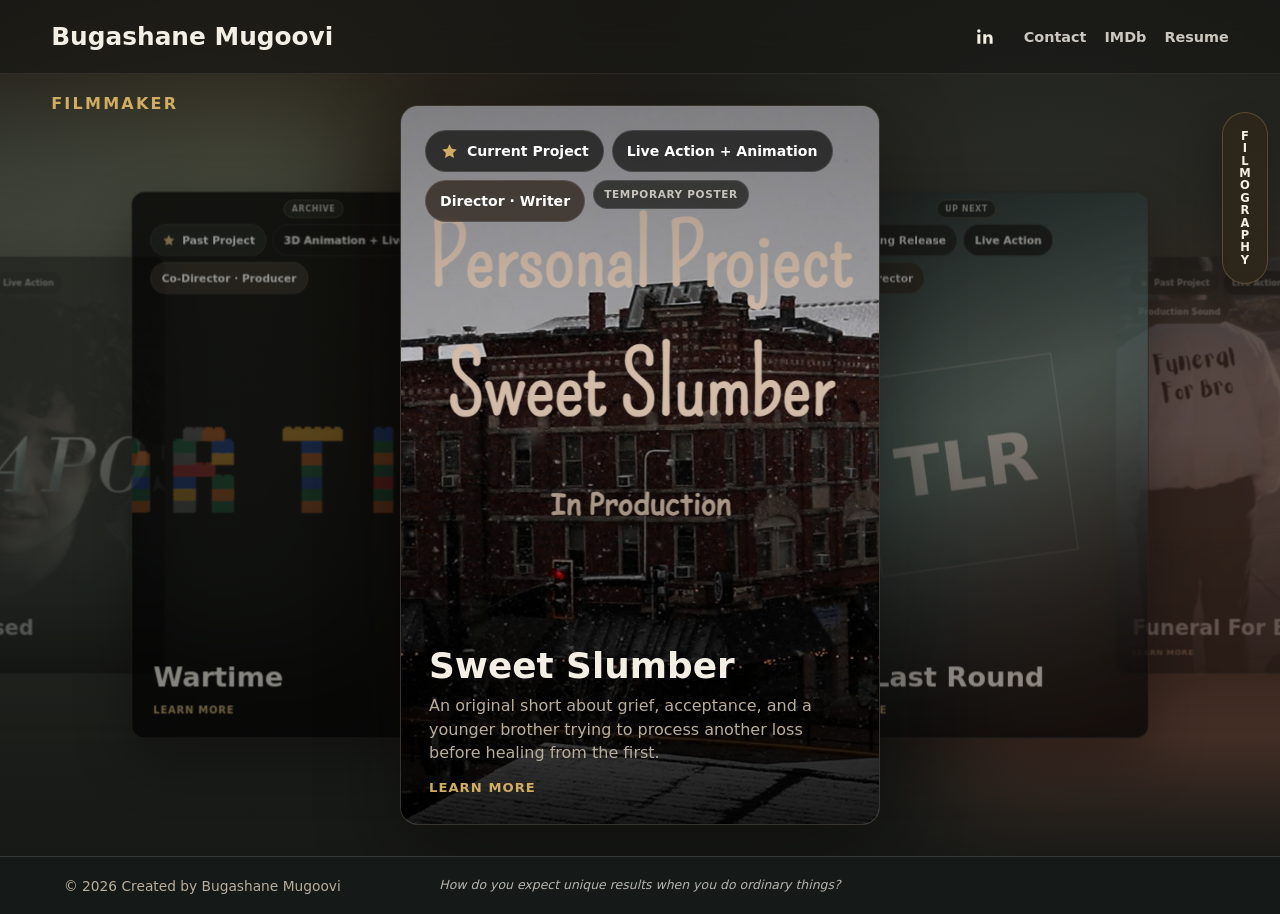
<file: index.html>
<!doctype html>
<html lang="en">
  <head>
    <meta charset="utf-8" />
    <meta name="viewport" content="width=device-width, initial-scale=1" />
    <title>Bugashane Mugoovi | Film Portfolio</title>
    <meta
      name="description"
      content="A cinematic film portfolio featuring current, future, and past projects."
    />
    <link rel="stylesheet" href="styles.css" />
  </head>
  <body class="home-page">
    <header class="site-header" aria-label="Main navigation">
      <a class="brand" href="#top" aria-label="Go to top">Bugashane Mugoovi</a>
      <nav class="nav-links" aria-label="Portfolio links">
        <a href="https://www.linkedin.com/in/bugashane-mugoovi/" class="icon-link external-link" aria-label="LinkedIn" target="_blank" rel="noopener noreferrer">
          <svg viewBox="0 0 24 24" aria-hidden="true">
            <path d="M6.94 8.9H3.68v10.42h3.26V8.9ZM5.31 7.48a1.9 1.9 0 1 0 0-3.8 1.9 1.9 0 0 0 0 3.8Zm14.98 6.02c0-3.14-1.68-4.6-3.92-4.6a3.38 3.38 0 0 0-3.05 1.68h-.04V8.9h-3.12v10.42h3.25v-5.16c0-1.36.26-2.68 1.95-2.68 1.66 0 1.68 1.56 1.68 2.76v5.08h3.25V13.5Z" />
          </svg>
        </a>
        <a href="contact.html" class="text-link">Contact</a>
        <a href="https://www.imdb.com/name/nm18437627/?ref_=nmmi_ov_bk" class="text-link external-link" target="_blank" rel="noopener noreferrer">IMDb</a>
        <a href="Bugashane_Mugoovi_Resume.html" class="text-link external-link" target="_blank" rel="noopener noreferrer">Resume</a>
      </nav>
    </header>

    <button class="showcase-handle" type="button" aria-controls="showcase-drawer" aria-expanded="false" aria-label="Open filmography">
      <span class="showcase-handle-label" aria-hidden="true"><span>F</span><span>I</span><span>L</span><span>M</span><span>O</span><span>G</span><span>R</span><span>A</span><span>P</span><span>H</span><span>Y</span></span>
    </button>

    <aside class="showcase-drawer" id="showcase-drawer" aria-hidden="true" aria-label="Filmography">
      <div class="showcase-header">
        <div>
          <p class="eyebrow">Filmography</p>
          <h2>Projects</h2>
        </div>
        <button class="panel-close" type="button" aria-label="Close filmography">
          <svg viewBox="0 0 24 24" aria-hidden="true">
            <path d="m6.7 5.3 12 12-1.4 1.4-12-12 1.4-1.4Zm12 0 1.4 1.4-12 12-1.4-1.4 12-12Z" />
          </svg>
        </button>
      </div>
      <div class="showcase-list"></div>
    </aside>

    <main id="top">
      <section class="hero" aria-label="Featured film carousel">
        <p class="filmmaker-label">Filmmaker</p>
        <div class="ambient ambient-one"></div>
        <div class="ambient ambient-two"></div>
        <button class="carousel-button prev" type="button" aria-label="Previous project">
          <svg viewBox="0 0 24 24" aria-hidden="true">
            <path d="m15.7 5.3-6 6a1 1 0 0 0 0 1.4l6 6 1.4-1.4L11.82 12l5.3-5.3-1.42-1.4Z" />
          </svg>
        </button>
        <div class="carousel" aria-live="polite"></div>
        <button class="carousel-button next" type="button" aria-label="Next project">
          <svg viewBox="0 0 24 24" aria-hidden="true">
            <path d="m8.3 18.7 6-6a1 1 0 0 0 0-1.4l-6-6-1.4 1.4 5.28 5.3-5.3 5.3 1.42 1.4Z" />
          </svg>
        </button>
      </section>
    </main>

    <footer class="site-footer site-footer--quote">
      <p class="footer-credit">&copy; 2026 Created by Bugashane Mugoovi</p>
      <p class="footer-quote">How do you expect unique results when you do ordinary things?</p>
    </footer>

    <script src="projects-data.js"></script>
    <script src="script.js"></script>
    <script src="external-links.js"></script>
  </body>
</html>
</file>
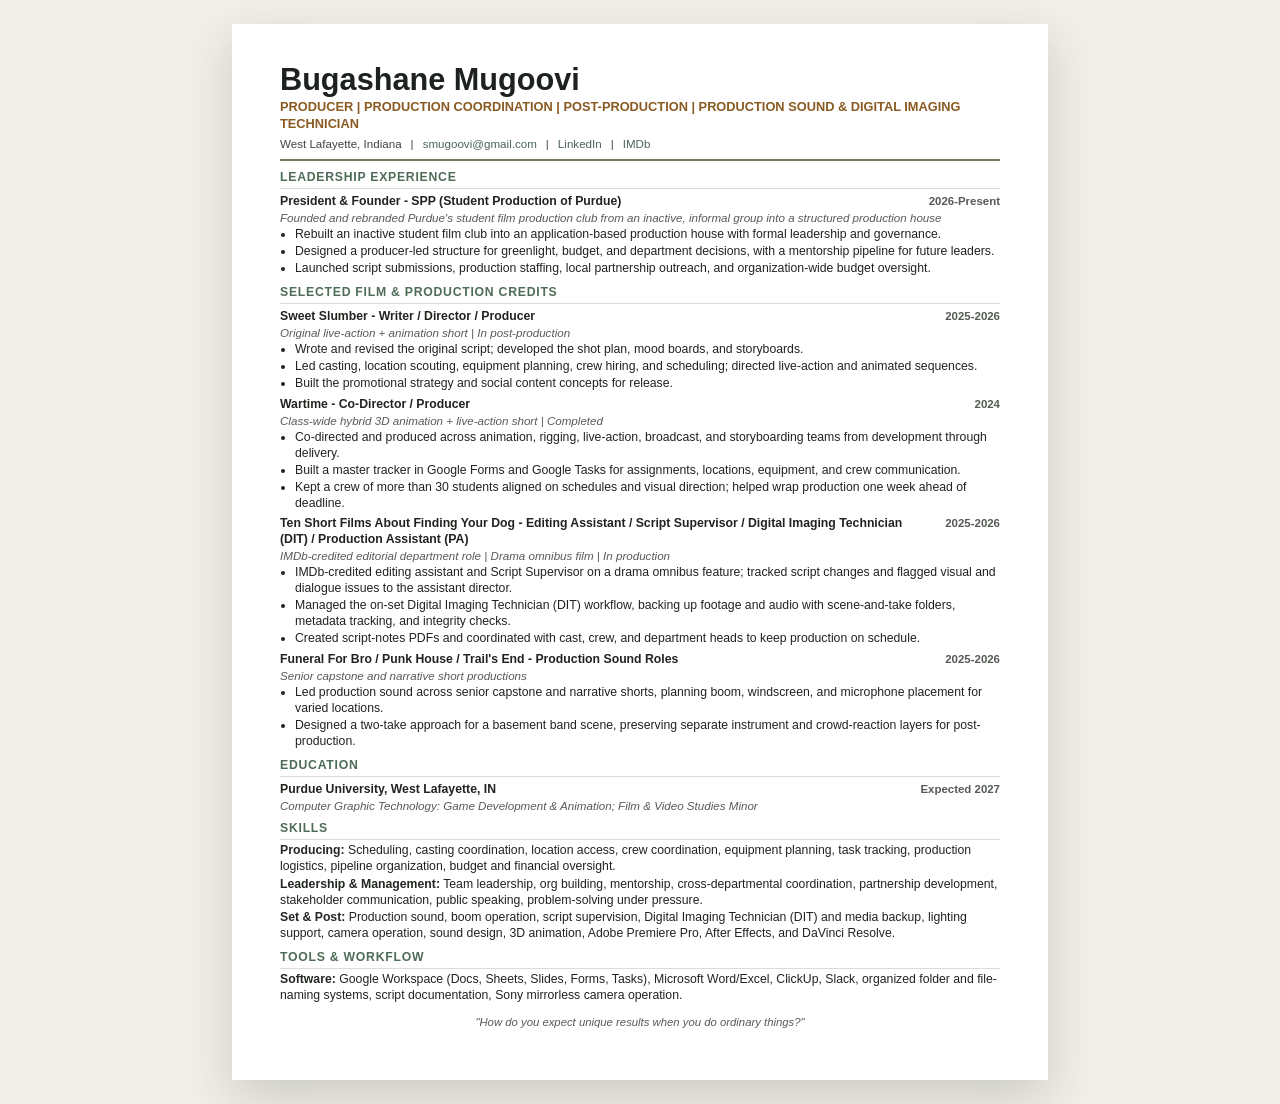
<file: Bugashane_Mugoovi_Resume.html>
<!doctype html>
<html lang="en">
  <head>
    <meta charset="utf-8" />
    <meta name="viewport" content="width=device-width, initial-scale=1" />
    <title>Bugashane Mugoovi | Resume</title>
    <style>
      @page { size: letter; margin: 0.45in; }
      * { box-sizing: border-box; }
      body { margin: 0; background: #f1efe9; color: #20241f; font-family: Arial, Helvetica, sans-serif; font-size: 9.2pt; line-height: 1.3; }
      a { color: #496554; text-decoration: none; }
      .resume { width: 8.5in; min-height: 11in; margin: 24px auto; padding: 0.42in 0.5in; background: #fff; box-shadow: 0 18px 48px rgba(35, 38, 31, 0.18); }
      header { display: grid; gap: 4px; margin-bottom: 9px; padding-bottom: 8px; border-bottom: 2px solid #6f7c5d; }
      h1 { margin: 0; color: #1d221f; font-size: 23pt; line-height: 1; }
      .headline { margin: 0; color: #8a5a22; font-size: 9.6pt; font-weight: 700; text-transform: uppercase; }
      .contact { display: flex; flex-wrap: wrap; gap: 3px 9px; color: #3f443f; font-size: 8.7pt; }
      section { margin-top: 8px; }
      h2 { margin: 0 0 3px; padding-bottom: 2px; border-bottom: 1px solid #d9ded2; color: #4f6c58; font-size: 9.2pt; letter-spacing: 0.06em; text-transform: uppercase; }
      p { margin: 0; }
      .item { margin-top: 5px; }
      .item-title { display: flex; align-items: baseline; justify-content: space-between; gap: 14px; font-weight: 700; }
      .item-title span:last-child { color: #555b54; font-size: 8.6pt; white-space: nowrap; }
      .meta { color: #555b54; font-size: 8.7pt; font-style: italic; }
      ul { margin: 2px 0 0 15px; padding: 0; }
      li { margin: 0 0 1px; }
      .skill-line { margin-top: 2px; }
      .skill-line strong { color: #222721; }
      .closing-quote { margin-top: 11px; color: #555b54; font-size: 8.5pt; font-style: italic; text-align: center; }
      @media print { body { background: #fff; } .resume { width: auto; min-height: auto; margin: 0; padding: 0; box-shadow: none; } a { color: inherit; } }
      @media (max-width: 760px) { .resume { width: 100%; margin: 0; padding: 24px 20px; box-shadow: none; } .item-title { display: block; } .item-title span:last-child { display: block; margin-top: 2px; } }
    </style>
  </head>
  <body>
    <main class="resume">
      <header>
        <h1>Bugashane Mugoovi</h1>
        <p class="headline">Producer | Production Coordination | Post-Production | Production Sound &amp; Digital Imaging Technician</p>
        <div class="contact">
          <span>West Lafayette, Indiana</span><span>|</span>
          <a href="mailto:smugoovi@gmail.com">smugoovi@gmail.com</a><span>|</span>
          <a href="https://www.linkedin.com/in/bugashane-mugoovi/">LinkedIn</a><span>|</span>
          <a href="https://www.imdb.com/name/nm18437627/?ref_=nmmi_ov_bk">IMDb</a>
        </div>
      </header>

      <section>
        <h2>Leadership Experience</h2>
        <div class="item">
          <div class="item-title"><span>President &amp; Founder - SPP (Student Production of Purdue)</span><span>2026-Present</span></div>
          <p class="meta">Founded and rebranded Purdue's student film production club from an inactive, informal group into a structured production house</p>
          <ul>
            <li>Rebuilt an inactive student film club into an application-based production house with formal leadership and governance.</li>
            <li>Designed a producer-led structure for greenlight, budget, and department decisions, with a mentorship pipeline for future leaders.</li>
            <li>Launched script submissions, production staffing, local partnership outreach, and organization-wide budget oversight.</li>
          </ul>
        </div>
      </section>

      <section>
        <h2>Selected Film &amp; Production Credits</h2>
        <div class="item">
          <div class="item-title"><span>Sweet Slumber - Writer / Director / Producer</span><span>2025-2026</span></div>
          <p class="meta">Original live-action + animation short | In post-production</p>
          <ul>
            <li>Wrote and revised the original script; developed the shot plan, mood boards, and storyboards.</li>
            <li>Led casting, location scouting, equipment planning, crew hiring, and scheduling; directed live-action and animated sequences.</li>
            <li>Built the promotional strategy and social content concepts for release.</li>
          </ul>
        </div>
        <div class="item">
          <div class="item-title"><span>Wartime - Co-Director / Producer</span><span>2024</span></div>
          <p class="meta">Class-wide hybrid 3D animation + live-action short | Completed</p>
          <ul>
            <li>Co-directed and produced across animation, rigging, live-action, broadcast, and storyboarding teams from development through delivery.</li>
            <li>Built a master tracker in Google Forms and Google Tasks for assignments, locations, equipment, and crew communication.</li>
            <li>Kept a crew of more than 30 students aligned on schedules and visual direction; helped wrap production one week ahead of deadline.</li>
          </ul>
        </div>
        <div class="item">
          <div class="item-title"><span>Ten Short Films About Finding Your Dog - Editing Assistant / Script Supervisor / Digital Imaging Technician (DIT) / Production Assistant (PA)</span><span>2025-2026</span></div>
          <p class="meta">IMDb-credited editorial department role | Drama omnibus film | In production</p>
          <ul>
            <li>IMDb-credited editing assistant and Script Supervisor on a drama omnibus feature; tracked script changes and flagged visual and dialogue issues to the assistant director.</li>
            <li>Managed the on-set Digital Imaging Technician (DIT) workflow, backing up footage and audio with scene-and-take folders, metadata tracking, and integrity checks.</li>
            <li>Created script-notes PDFs and coordinated with cast, crew, and department heads to keep production on schedule.</li>
          </ul>
        </div>
        <div class="item">
          <div class="item-title"><span>Funeral For Bro / Punk House / Trail's End - Production Sound Roles</span><span>2025-2026</span></div>
          <p class="meta">Senior capstone and narrative short productions</p>
          <ul>
            <li>Led production sound across senior capstone and narrative shorts, planning boom, windscreen, and microphone placement for varied locations.</li>
            <li>Designed a two-take approach for a basement band scene, preserving separate instrument and crowd-reaction layers for post-production.</li>
          </ul>
        </div>
      </section>

      <section>
        <h2>Education</h2>
        <div class="item">
          <div class="item-title"><span>Purdue University, West Lafayette, IN</span><span>Expected 2027</span></div>
          <p class="meta">Computer Graphic Technology: Game Development &amp; Animation; Film &amp; Video Studies Minor</p>
        </div>
      </section>

      <section>
        <h2>Skills</h2>
        <p class="skill-line"><strong>Producing:</strong> Scheduling, casting coordination, location access, crew coordination, equipment planning, task tracking, production logistics, pipeline organization, budget and financial oversight.</p>
        <p class="skill-line"><strong>Leadership &amp; Management:</strong> Team leadership, org building, mentorship, cross-departmental coordination, partnership development, stakeholder communication, public speaking, problem-solving under pressure.</p>
        <p class="skill-line"><strong>Set &amp; Post:</strong> Production sound, boom operation, script supervision, Digital Imaging Technician (DIT) and media backup, lighting support, camera operation, sound design, 3D animation, Adobe Premiere Pro, After Effects, and DaVinci Resolve.</p>
      </section>

      <section>
        <h2>Tools &amp; Workflow</h2>
        <p class="skill-line"><strong>Software:</strong> Google Workspace (Docs, Sheets, Slides, Forms, Tasks), Microsoft Word/Excel, ClickUp, Slack, organized folder and file-naming systems, script documentation, Sony mirrorless camera operation.</p>
      </section>

      <p class="closing-quote">"How do you expect unique results when you do ordinary things?"</p>
    </main>
  </body>
</html>
</file>
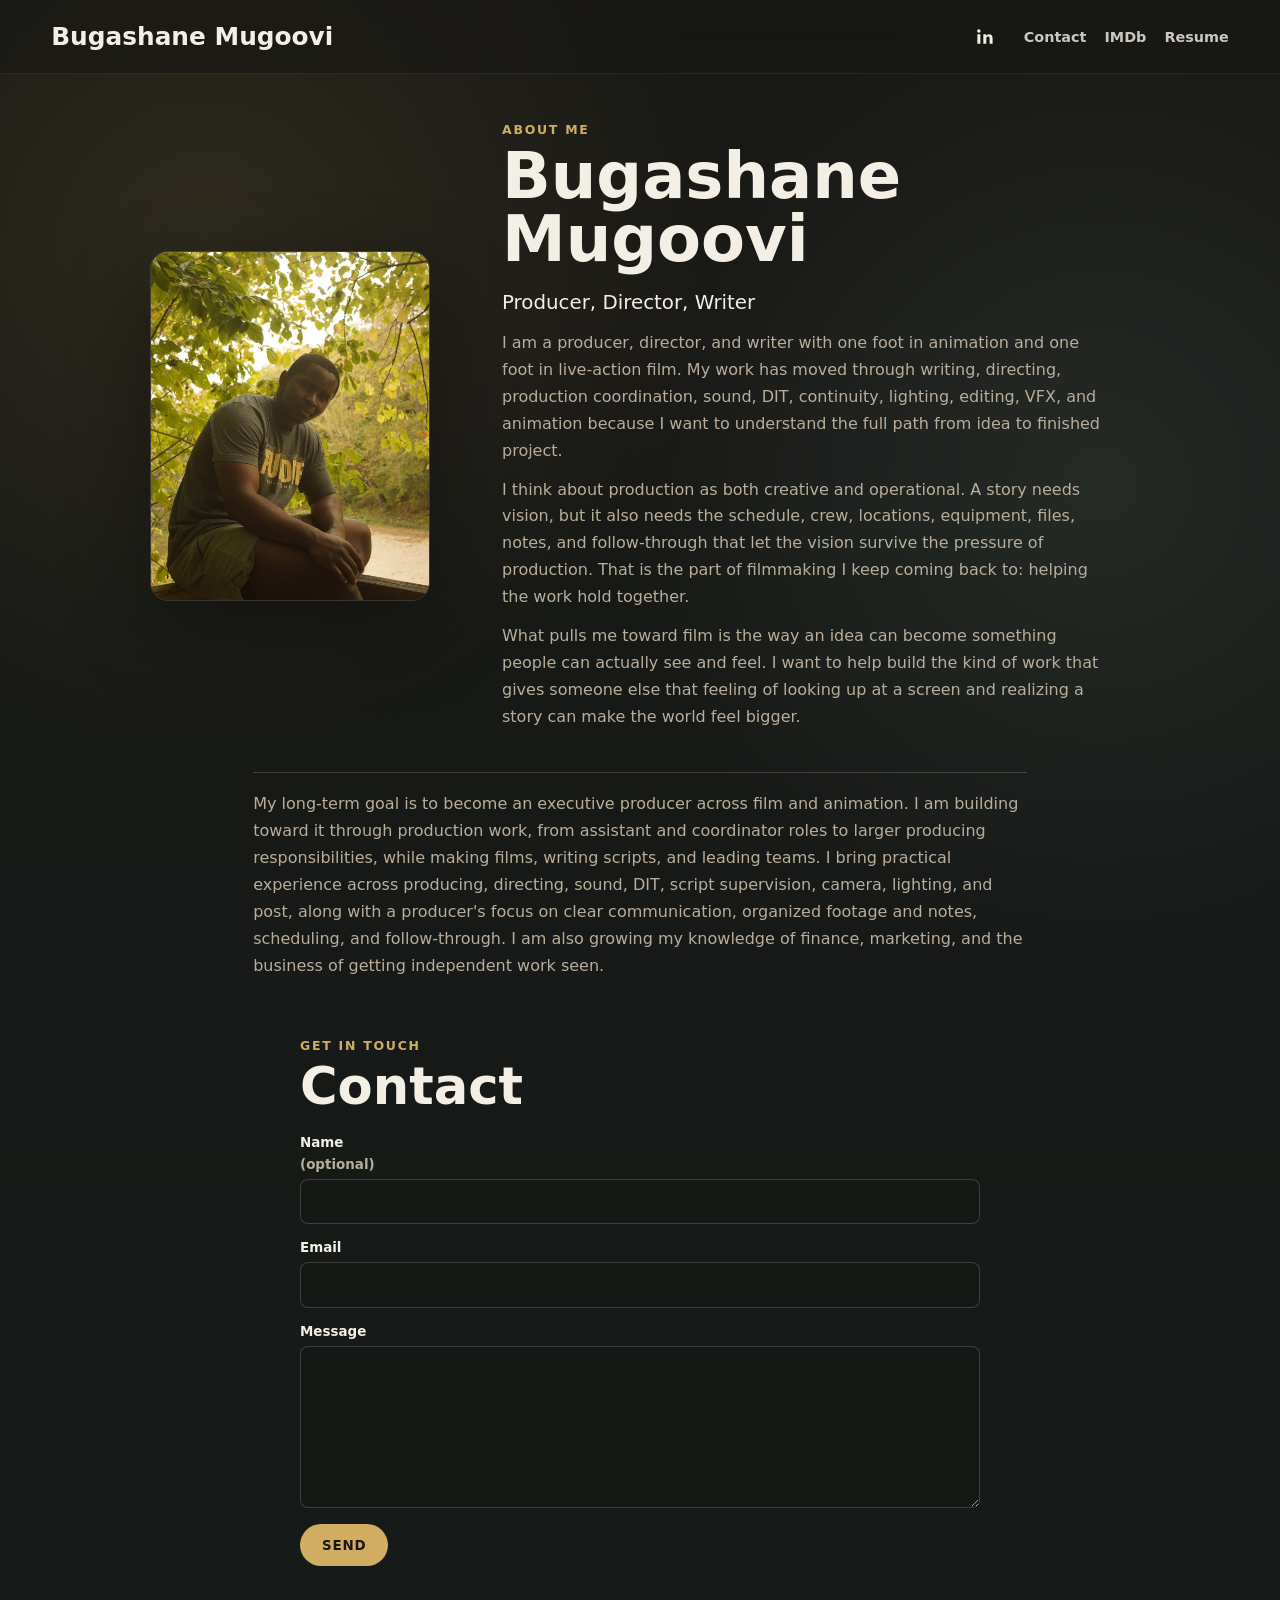
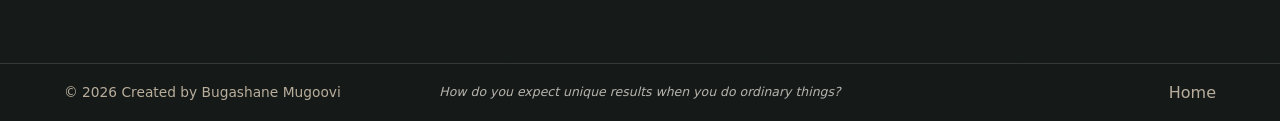
<file: contact.html>
<!doctype html>
<html lang="en">
  <head>
    <meta charset="utf-8" />
    <meta name="viewport" content="width=device-width, initial-scale=1" />
    <title>Contact | Bugashane Mugoovi</title>
    <meta name="description" content="Contact Bugashane Mugoovi about film, animation, and production opportunities." />
    <link rel="stylesheet" href="styles.css" />
  </head>
  <body class="contact-page">
    <header class="site-header" aria-label="Main navigation">
      <a class="brand" href="index.html#top">Bugashane Mugoovi</a>
      <nav class="nav-links" aria-label="Portfolio links">
        <a href="https://www.linkedin.com/in/bugashane-mugoovi/" class="icon-link external-link" aria-label="LinkedIn" target="_blank" rel="noopener noreferrer">
          <svg viewBox="0 0 24 24" aria-hidden="true">
            <path d="M6.94 8.9H3.68v10.42h3.26V8.9ZM5.31 7.48a1.9 1.9 0 1 0 0-3.8 1.9 1.9 0 0 0 0 3.8Zm14.98 6.02c0-3.14-1.68-4.6-3.92-4.6a3.38 3.38 0 0 0-3.05 1.68h-.04V8.9h-3.12v10.42h3.25v-5.16c0-1.36.26-2.68 1.95-2.68 1.66 0 1.68 1.56 1.68 2.76v5.08h3.25V13.5Z" />
          </svg>
        </a>
        <a href="contact.html" class="text-link" aria-current="page">Contact</a>
        <a href="https://www.imdb.com/name/nm18437627/?ref_=nmmi_ov_bk" class="text-link external-link" target="_blank" rel="noopener noreferrer">IMDb</a>
        <a href="Bugashane_Mugoovi_Resume.html" class="text-link external-link" target="_blank" rel="noopener noreferrer">Resume</a>
      </nav>
    </header>

    <main class="contact-detail">
      <section class="contact-intro" aria-labelledby="contact-about-title">
        <figure class="contact-portrait">
          <img src="assets/bugashane-portrait.jpg" alt="Bugashane Mugoovi portrait" />
        </figure>
        <div>
          <p class="eyebrow">About Me</p>
          <h1 id="contact-about-title">Bugashane Mugoovi</h1>
          <p class="contact-lede">Producer, Director, Writer</p>
          <p>
            I am a producer, director, and writer with one foot in animation and one foot in live-action film. My work has moved through writing, directing, production coordination, sound, DIT, continuity, lighting, editing, VFX, and animation because I want to understand the full path from idea to finished project.
          </p>
          <p>
            I think about production as both creative and operational. A story needs vision, but it also needs the schedule, crew, locations, equipment, files, notes, and follow-through that let the vision survive the pressure of production. That is the part of filmmaking I keep coming back to: helping the work hold together.
          </p>
          <p>
            What pulls me toward film is the way an idea can become something people can actually see and feel. I want to help build the kind of work that gives someone else that feeling of looking up at a screen and realizing a story can make the world feel bigger.
          </p>
        </div>
      </section>

      <section class="contact-about-summary" aria-label="Professional direction and experience">
        <p>My long-term goal is to become an executive producer across film and animation. I am building toward it through production work, from assistant and coordinator roles to larger producing responsibilities, while making films, writing scripts, and leading teams. I bring practical experience across producing, directing, sound, DIT, script supervision, camera, lighting, and post, along with a producer's focus on clear communication, organized footage and notes, scheduling, and follow-through. I am also growing my knowledge of finance, marketing, and the business of getting independent work seen.</p>
      </section>

      <section class="contact-form-section" aria-labelledby="contact-form-title">
        <div>
          <p class="eyebrow">Get In Touch</p>
          <h2 id="contact-form-title">Contact</h2>
        </div>
        <form class="contact-form" data-endpoint="https://formspree.io/f/xoevbypp" novalidate>
          <div class="contact-honeypot" aria-hidden="true">
            <label>Website <input type="text" name="website" tabindex="-1" autocomplete="off" /></label>
          </div>
          <label>
            Name <span>(optional)</span>
            <input type="text" name="name" autocomplete="name" />
          </label>
          <label>
            Email
            <input type="email" name="email" autocomplete="email" required />
          </label>
          <label>
            Message
            <textarea name="message" rows="7" required></textarea>
          </label>
          <button class="contact-submit" type="submit">Send</button>
          <p class="contact-status" role="status" aria-live="polite"></p>
        </form>
      </section>
    </main>

    <footer class="site-footer site-footer--quote">
      <p class="footer-credit">&copy; 2026 Created by Bugashane Mugoovi</p>
      <p class="footer-quote">How do you expect unique results when you do ordinary things?</p>
      <a href="index.html#top">Home</a>
    </footer>

    <script src="contact.js"></script>
    <script src="external-links.js"></script>
  </body>
</html>
</file>
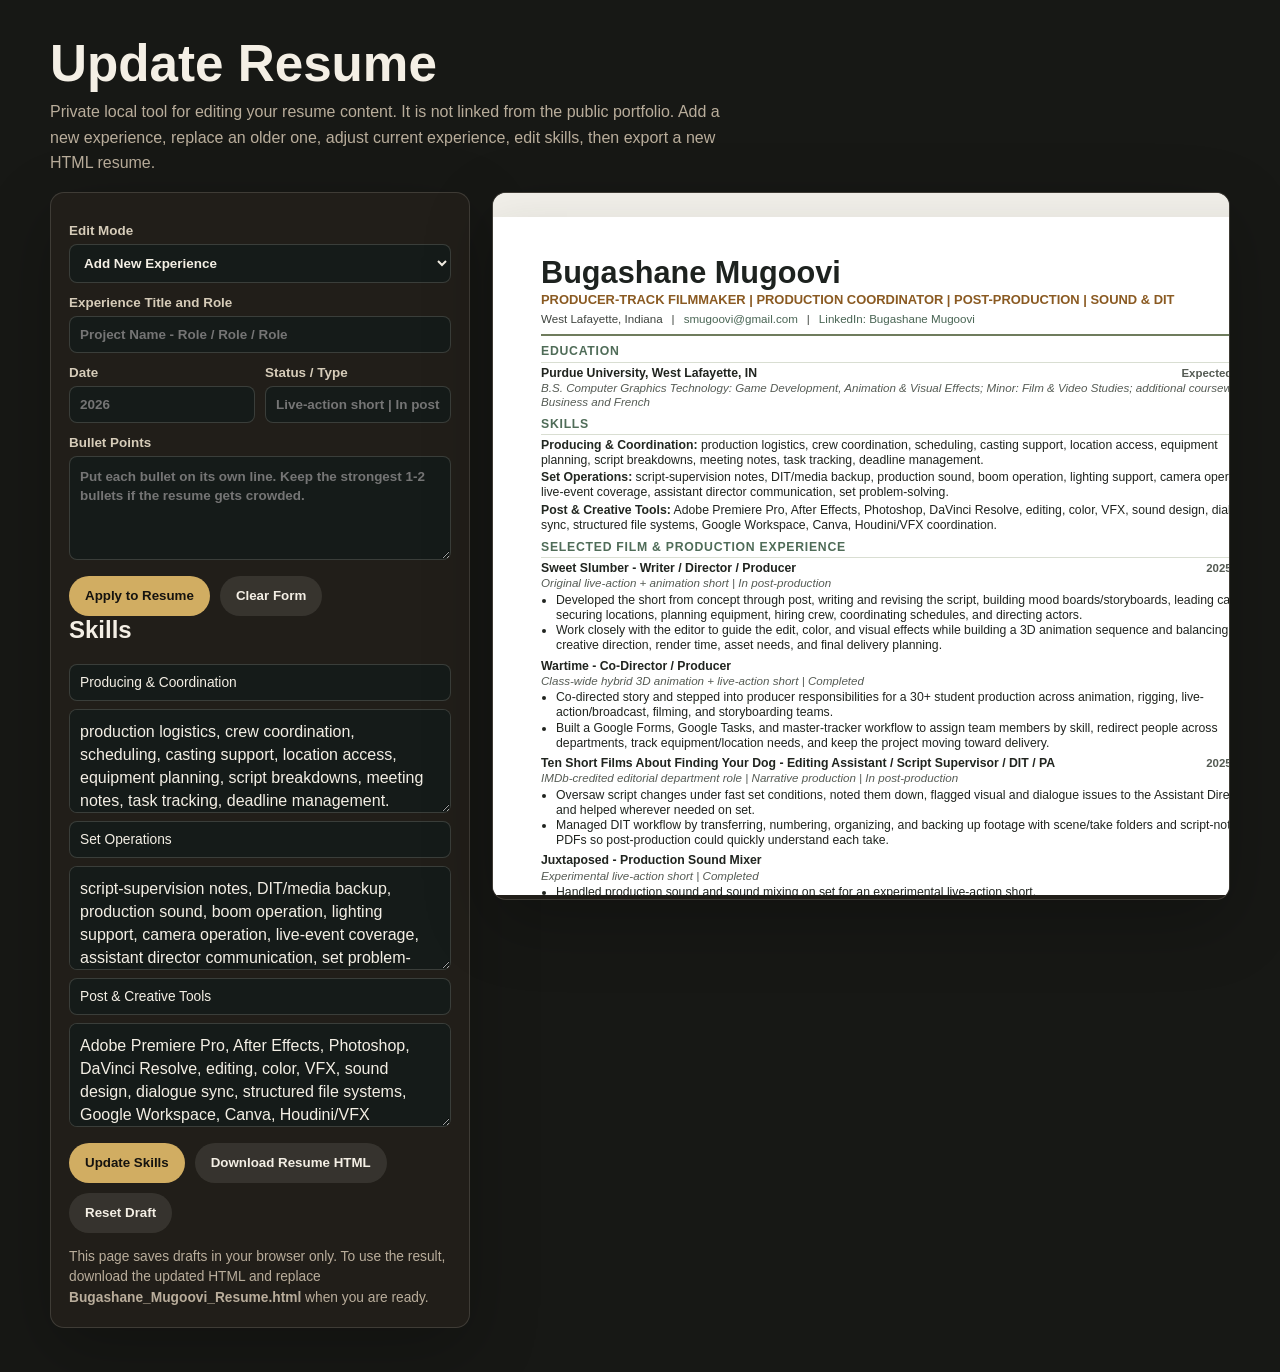
<file: resume-updater.html>
<!doctype html>
<html lang="en">
  <head>
    <meta charset="utf-8" />
    <meta name="viewport" content="width=device-width, initial-scale=1" />
    <title>Resume Updater | Bugashane Mugoovi</title>
    <style>
      * { box-sizing: border-box; }
      body {
        margin: 0;
        background: #171815;
        color: #f4efe5;
        font-family: Arial, Helvetica, sans-serif;
      }
      main {
        width: min(1180px, calc(100% - 32px));
        margin: 0 auto;
        padding: 34px 0 44px;
      }
      h1, h2, h3, p { margin-top: 0; }
      h1 { font-size: clamp(2rem, 4vw, 3.2rem); margin-bottom: 6px; }
      .lede { color: #b9ad9b; max-width: 76ch; line-height: 1.6; }
      .layout {
        display: grid;
        grid-template-columns: minmax(300px, 420px) minmax(0, 1fr);
        gap: 22px;
        align-items: start;
      }
      .panel, .preview {
        border: 1px solid rgba(244, 239, 229, 0.14);
        border-radius: 14px;
        background: #211e19;
        box-shadow: 0 22px 70px rgba(0, 0, 0, 0.24);
      }
      .panel { padding: 18px; }
      .preview { overflow: hidden; }
      label {
        display: grid;
        gap: 6px;
        margin-top: 12px;
        color: #d6ccb9;
        font-size: 0.84rem;
        font-weight: 700;
      }
      input, select, textarea {
        width: 100%;
        border: 1px solid rgba(244, 239, 229, 0.16);
        border-radius: 8px;
        background: #151b19;
        color: #f4efe5;
        font: inherit;
        padding: 10px;
      }
      textarea { min-height: 104px; resize: vertical; line-height: 1.45; }
      .row {
        display: grid;
        grid-template-columns: 1fr 1fr;
        gap: 10px;
      }
      .actions {
        display: flex;
        flex-wrap: wrap;
        gap: 10px;
        margin-top: 16px;
      }
      button {
        min-height: 40px;
        border: 0;
        border-radius: 999px;
        padding: 0 16px;
        background: #d1ad62;
        color: #15130f;
        font-weight: 800;
        cursor: pointer;
      }
      button.secondary {
        background: rgba(244, 239, 229, 0.1);
        color: #f4efe5;
      }
      .note {
        margin: 14px 0 0;
        color: #b9ad9b;
        font-size: 0.86rem;
        line-height: 1.5;
      }
      .skill-list {
        display: grid;
        gap: 8px;
        margin-top: 12px;
      }
      .skill-list input { font-size: 0.86rem; }
      iframe {
        width: 100%;
        height: 78vh;
        border: 0;
        background: white;
      }
      @media (max-width: 900px) {
        .layout { grid-template-columns: 1fr; }
        iframe { height: 70vh; }
      }
    </style>
  </head>
  <body>
    <main>
      <h1>Update Resume</h1>
      <p class="lede">Private local tool for editing your resume content. It is not linked from the public portfolio. Add a new experience, replace an older one, adjust current experience, edit skills, then export a new HTML resume.</p>

      <div class="layout">
        <section class="panel" aria-label="Resume controls">
          <label>
            Edit Mode
            <select id="mode">
              <option value="new">Add New Experience</option>
              <option value="replace">Replace Previous Experience</option>
              <option value="edit">Change Current Experience</option>
            </select>
          </label>

          <label id="target-wrap">
            Select Experience
            <select id="target"></select>
          </label>

          <label>
            Experience Title and Role
            <input id="title" placeholder="Project Name - Role / Role / Role" />
          </label>

          <div class="row">
            <label>
              Date
              <input id="date" placeholder="2026" />
            </label>
            <label>
              Status / Type
              <input id="meta" placeholder="Live-action short | In post-production" />
            </label>
          </div>

          <label>
            Bullet Points
            <textarea id="bullets" placeholder="Put each bullet on its own line. Keep the strongest 1-2 bullets if the resume gets crowded."></textarea>
          </label>

          <div class="actions">
            <button id="apply" type="button">Apply to Resume</button>
            <button id="clear-form" class="secondary" type="button">Clear Form</button>
          </div>

          <h2>Skills</h2>
          <div id="skills" class="skill-list"></div>

          <div class="actions">
            <button id="save-skills" type="button">Update Skills</button>
            <button id="download" class="secondary" type="button">Download Resume HTML</button>
            <button id="reset" class="secondary" type="button">Reset Draft</button>
          </div>

          <p class="note">This page saves drafts in your browser only. To use the result, download the updated HTML and replace <strong>Bugashane_Mugoovi_Resume.html</strong> when you are ready.</p>
        </section>

        <section class="preview" aria-label="Resume preview">
          <iframe id="preview" title="Resume preview"></iframe>
        </section>
      </div>
    </main>

    <script>
      const baseResume = {
        skills: [
          ["Producing & Coordination", "production logistics, crew coordination, scheduling, casting support, location access, equipment planning, script breakdowns, meeting notes, task tracking, deadline management."],
          ["Set Operations", "script-supervision notes, DIT/media backup, production sound, boom operation, lighting support, camera operation, live-event coverage, assistant director communication, set problem-solving."],
          ["Post & Creative Tools", "Adobe Premiere Pro, After Effects, Photoshop, DaVinci Resolve, editing, color, VFX, sound design, dialogue sync, structured file systems, Google Workspace, Canva, Houdini/VFX coordination."]
        ],
        experiences: [
          {
            title: "Sweet Slumber - Writer / Director / Producer",
            date: "2025-2026",
            meta: "Original live-action + animation short | In post-production",
            bullets: [
              "Developed the short from concept through post, writing and revising the script, building mood boards/storyboards, leading casting, securing locations, planning equipment, hiring crew, coordinating schedules, and directing actors.",
              "Work closely with the editor to guide the edit, color, and visual effects while building a 3D animation sequence and balancing creative direction, render time, asset needs, and final delivery planning."
            ]
          },
          {
            title: "Wartime - Co-Director / Producer",
            date: "2024",
            meta: "Class-wide hybrid 3D animation + live-action short | Completed",
            bullets: [
              "Co-directed story and stepped into producer responsibilities for a 30+ student production across animation, rigging, live-action/broadcast, filming, and storyboarding teams.",
              "Built a Google Forms, Google Tasks, and master-tracker workflow to assign team members by skill, redirect people across departments, track equipment/location needs, and keep the project moving toward delivery."
            ]
          },
          {
            title: "Ten Short Films About Finding Your Dog - Editing Assistant / Script Supervisor / DIT / PA",
            date: "2025-2026",
            meta: "IMDb-credited editorial department role | Narrative production | In post-production",
            bullets: [
              "Oversaw script changes under fast set conditions, noted them down, flagged visual and dialogue issues to the Assistant Director, and helped wherever needed on set.",
              "Managed DIT workflow by transferring, numbering, organizing, and backing up footage with scene/take folders and script-notes PDFs so post-production could quickly understand each take."
            ]
          },
          {
            title: "Juxtaposed - Production Sound Mixer",
            date: "2025",
            meta: "Experimental live-action short | Completed",
            bullets: [
              "Handled production sound and sound mixing on set for an experimental live-action short."
            ]
          },
          {
            title: "Funeral For Bro / Punk House / Trail's End - Production Sound Roles",
            date: "2025-2026",
            meta: "Senior capstone and narrative short productions",
            bullets: [
              "Planned boom, windscreen, mic placement, room tone, ambience, Foley-adjacent detail sounds, ADR support, dialogue sync, and organized audio stems across indoor, outdoor, crowded, and wind-sensitive set conditions.",
              "Solved Punk House's basement band scene with a two-take strategy, capturing separate instrument and crowd-reaction layers so post-production could blend the scene cleanly."
            ]
          },
          {
            title: "Developing World - Lighting Operator / DIT / Continuity / Sound",
            date: "2026",
            meta: "Live-action short | Completed production / entering post",
            bullets: [
              "Ran lighting, DIT, continuity, and sound responsibilities in tight setups, balancing director/cinematographer notes, exposure, moving-camera framing, boom placement, and organized media handling."
            ]
          }
        ]
      };

      const storageKey = "bugashane-resume-draft";
      let resume = JSON.parse(localStorage.getItem(storageKey) || "null") || structuredClone(baseResume);

      const mode = document.querySelector("#mode");
      const target = document.querySelector("#target");
      const targetWrap = document.querySelector("#target-wrap");
      const title = document.querySelector("#title");
      const date = document.querySelector("#date");
      const meta = document.querySelector("#meta");
      const bullets = document.querySelector("#bullets");
      const skills = document.querySelector("#skills");
      const preview = document.querySelector("#preview");

      function escapeHtml(value) {
        return String(value).replace(/[&<>"']/g, (char) => ({
          "&": "&amp;",
          "<": "&lt;",
          ">": "&gt;",
          "\"": "&quot;",
          "'": "&#039;"
        })[char]);
      }

      function resumeHtml(data) {
        const skillHtml = data.skills.map(([name, text]) => `<p class="skill-line"><strong>${escapeHtml(name)}:</strong> ${escapeHtml(text)}</p>`).join("");
        const expHtml = data.experiences.map((item) => `
          <div class="item">
            <div class="item-title"><span>${escapeHtml(item.title)}</span><span>${escapeHtml(item.date)}</span></div>
            <p class="meta">${escapeHtml(item.meta)}</p>
            <ul>${item.bullets.map((bullet) => `<li>${escapeHtml(bullet)}</li>`).join("")}</ul>
          </div>
        `).join("");

        return `<!doctype html>
<html lang="en">
<head>
<meta charset="utf-8" />
<meta name="viewport" content="width=device-width, initial-scale=1" />
<title>Bugashane Mugoovi | Resume</title>
<style>
@page{size:letter;margin:.45in}*{box-sizing:border-box}body{margin:0;background:#f1efe9;color:#20241f;font-family:Arial,Helvetica,sans-serif;font-size:9.2pt;line-height:1.24}a{color:#496554;text-decoration:none}.resume{width:8.5in;min-height:11in;margin:24px auto;padding:.42in .5in;background:#fff;box-shadow:0 18px 48px rgba(35,38,31,.18)}header{display:grid;gap:4px;border-bottom:2px solid #6f7c5d;padding-bottom:8px;margin-bottom:8px}h1{margin:0;font-size:23pt;line-height:1;color:#1d221f}.headline{margin:0;color:#8a5a22;font-size:9.7pt;font-weight:700;text-transform:uppercase}.contact{display:flex;flex-wrap:wrap;gap:3px 9px;color:#3f443f;font-size:8.7pt}section{margin-top:7px}h2{margin:0 0 3px;color:#4f6c58;font-size:9.2pt;letter-spacing:.06em;text-transform:uppercase;border-bottom:1px solid #d9ded2;padding-bottom:2px}p{margin:0}.item{margin-top:5px}.item:first-of-type{margin-top:0}.item-title{display:flex;justify-content:space-between;gap:14px;align-items:baseline;font-weight:700}.item-title span:last-child{color:#555b54;font-size:8.6pt;font-weight:700;white-space:nowrap}.meta{color:#555b54;font-size:8.7pt;font-style:italic}ul{margin:2px 0 0 15px;padding:0}li{margin:0}.skills{display:grid;gap:2px}.skill-line strong{color:#222721}.two-col{display:grid;grid-template-columns:1fr 1fr;gap:14px}@media print{body{background:#fff}.resume{width:auto;min-height:auto;margin:0;padding:0;box-shadow:none}a{color:inherit}}
</style>
</head>
<body>
<main class="resume">
<header>
<h1>Bugashane Mugoovi</h1>
<p class="headline">Producer-Track Filmmaker | Production Coordinator | Post-Production | Sound & DIT</p>
<div class="contact"><span>West Lafayette, Indiana</span><span>|</span><a href="mailto:smugoovi@gmail.com">smugoovi@gmail.com</a><span>|</span><a href="https://www.linkedin.com/in/bugashane-mugoovi/">LinkedIn: Bugashane Mugoovi</a></div>
</header>
<section><h2>Education</h2><div class="item"><div class="item-title"><span>Purdue University, West Lafayette, IN</span><span>Expected 2027</span></div><p class="meta">B.S. Computer Graphics Technology: Game Development, Animation & Visual Effects; Minor: Film & Video Studies; additional coursework in Business and French</p></div></section>
<section><h2>Skills</h2><div class="skills">${skillHtml}</div></section>
<section><h2>Selected Film & Production Experience</h2>${expHtml}</section>
<section class="two-col"><div><h2>Awards</h2><ul><li>Greater Indy Habitat for Humanity Scholarship Recipient, 2023, 2024, 2025</li></ul></div><div><h2>Languages</h2><ul><li>Swahili; French reading/coursework, limited speaking proficiency</li></ul></div></section>
</main>
</body>
</html>`;
      }

      function save() {
        localStorage.setItem(storageKey, JSON.stringify(resume));
      }

      function renderSelectors() {
        target.innerHTML = resume.experiences.map((item, index) => `<option value="${index}">${escapeHtml(item.title)}</option>`).join("");
        targetWrap.style.display = mode.value === "new" ? "none" : "grid";
      }

      function renderSkills() {
        skills.innerHTML = resume.skills.map(([name, text], index) => `
          <input data-skill-name="${index}" value="${escapeHtml(name)}" aria-label="Skill category ${index + 1}" />
          <textarea data-skill-text="${index}" aria-label="Skill text ${index + 1}">${escapeHtml(text)}</textarea>
        `).join("");
      }

      function renderPreview() {
        preview.srcdoc = resumeHtml(resume);
      }

      function fillFormFromTarget() {
        if (mode.value === "new") return;
        const item = resume.experiences[Number(target.value)];
        title.value = item.title;
        date.value = item.date;
        meta.value = item.meta;
        bullets.value = item.bullets.join("\n");
      }

      function refresh() {
        renderSelectors();
        renderSkills();
        renderPreview();
      }

      mode.addEventListener("change", () => {
        renderSelectors();
        if (mode.value === "new") {
          title.value = "";
          date.value = "";
          meta.value = "";
          bullets.value = "";
        } else {
          fillFormFromTarget();
        }
      });
      target.addEventListener("change", fillFormFromTarget);

      document.querySelector("#apply").addEventListener("click", () => {
        const item = {
          title: title.value.trim(),
          date: date.value.trim(),
          meta: meta.value.trim(),
          bullets: bullets.value.split("\n").map((line) => line.trim()).filter(Boolean)
        };
        if (!item.title || !item.date || !item.meta || !item.bullets.length) return;
        if (mode.value === "new") resume.experiences.unshift(item);
        if (mode.value === "replace" || mode.value === "edit") resume.experiences[Number(target.value)] = item;
        save();
        refresh();
      });

      document.querySelector("#clear-form").addEventListener("click", () => {
        title.value = "";
        date.value = "";
        meta.value = "";
        bullets.value = "";
      });

      document.querySelector("#save-skills").addEventListener("click", () => {
        resume.skills = resume.skills.map((_, index) => [
          document.querySelector(`[data-skill-name="${index}"]`).value.trim(),
          document.querySelector(`[data-skill-text="${index}"]`).value.trim()
        ]);
        save();
        renderPreview();
      });

      document.querySelector("#download").addEventListener("click", () => {
        const blob = new Blob([resumeHtml(resume)], { type: "text/html" });
        const link = document.createElement("a");
        link.href = URL.createObjectURL(blob);
        link.download = "Bugashane_Mugoovi_Resume.html";
        link.click();
        URL.revokeObjectURL(link.href);
      });

      document.querySelector("#reset").addEventListener("click", () => {
        resume = structuredClone(baseResume);
        save();
        refresh();
      });

      refresh();
    </script>
  </body>
</html>
</file>
<file: styles.css>
:root {
  color-scheme: dark;
  --ink: #f4efe5;
  --muted: #b9ad9b;
  --paper: #171815;
  --panel: #211e19;
  --panel-soft: #2a221d;
  --accent: #d1ad62;
  --accent-two: #a75a46;
  --line: rgba(244, 239, 229, 0.14);
  --shadow: 0 28px 80px rgba(10, 8, 6, 0.48);
  --radius: 18px;
  --header-height: 74px;
  --footer-height: 58px;
  --screen-gap: 18px;
}

* {
  box-sizing: border-box;
}

html {
  scroll-behavior: smooth;
}

body {
  margin: 0;
  min-height: 100vh;
  background:
    radial-gradient(circle at 18% 18%, rgba(124, 102, 56, 0.22), transparent 28rem),
    radial-gradient(circle at 82% 24%, rgba(97, 122, 112, 0.18), transparent 31rem),
    linear-gradient(180deg, #191815 0%, #262019 48%, #151b19 100%);
  color: var(--ink);
  font-family:
    Inter, ui-sans-serif, system-ui, -apple-system, BlinkMacSystemFont, "Segoe UI",
    sans-serif;
}

a {
  color: inherit;
  text-decoration: none;
}

button {
  border: 0;
  color: inherit;
  font: inherit;
}

.site-header {
  position: fixed;
  top: 0;
  left: 0;
  right: 0;
  z-index: 20;
  display: flex;
  align-items: center;
  justify-content: space-between;
  height: var(--header-height);
  padding: 0 clamp(18px, 4vw, 58px);
  background: rgba(23, 24, 21, 0.66);
  border-bottom: 1px solid rgba(244, 239, 229, 0.08);
  backdrop-filter: blur(18px);
}

.brand {
  font-size: clamp(1.05rem, 2vw, 1.55rem);
  font-weight: 800;
  letter-spacing: 0;
  white-space: nowrap;
}

.nav-links,
.footer-actions {
  display: flex;
  align-items: center;
  gap: 18px;
  flex: 0 0 auto;
}

.text-link,
.footer-actions a {
  min-height: 34px;
  display: inline-flex;
  align-items: center;
  padding: 0;
  border: 0;
  background: transparent;
  font-size: 0.9rem;
  font-weight: 760;
  color: rgba(244, 239, 229, 0.82);
  flex: 0 0 auto;
  white-space: nowrap;
}

.icon-link,
.carousel-button,
.panel-close {
  width: 42px;
  height: 42px;
  display: inline-grid;
  place-items: center;
  background: transparent;
  border: 0;
  cursor: pointer;
  flex: 0 0 auto;
}

.icon-link svg,
.carousel-button svg,
.panel-close svg {
  flex: 0 0 auto;
  width: 22px;
  height: 22px;
  fill: currentColor;
}

.text-link,
.icon-link,
.footer-actions a,
.brand {
  transition: color 180ms ease, opacity 180ms ease;
}

.text-link:hover,
.icon-link:hover,
.footer-actions a:hover,
.brand:hover {
  color: var(--accent);
}

.hero {
  position: relative;
  min-height: calc(100svh - var(--footer-height));
  display: grid;
  place-items: center;
  overflow: hidden;
  padding: calc(var(--header-height) + 16px) 0 16px;
}

.filmmaker-label {
  position: absolute;
  z-index: 6;
  top: calc(var(--header-height) + 20px);
  left: clamp(18px, 4vw, 58px);
  margin: 0;
  color: var(--accent);
  font-size: clamp(0.84rem, 1.35vw, 1rem);
  font-weight: 900;
  letter-spacing: 0.14em;
  text-transform: uppercase;
}

.showcase-handle {
  position: fixed;
  z-index: 52;
  display: grid;
  place-items: center;
  top: 22%;
  right: 12px;
  min-width: 46px;
  height: 172px;
  min-height: 172px;
  padding: 14px 7px;
  border: 1px solid rgba(244, 239, 229, 0.16);
  border-radius: 999px;
  background: rgba(45, 39, 27, 0.94);
  border-color: rgba(209, 173, 98, 0.28);
  color: var(--ink);
  box-shadow: -10px 16px 36px rgba(0, 0, 0, 0.2);
  cursor: pointer;
  font-size: 0.72rem;
  font-weight: 900;
  letter-spacing: 0.12em;
  text-transform: uppercase;
  transform: translateY(-50%);
}

.showcase-handle-label {
  display: flex;
  flex-direction: column;
  align-items: center;
  justify-content: center;
  gap: 2px;
  letter-spacing: 0;
  line-height: 0.9;
}

.showcase-handle:hover,
.showcase-handle:focus-visible {
  color: var(--accent);
  background: rgba(58, 48, 30, 0.96);
}

.showcase-is-open .showcase-handle {
  opacity: 0;
  pointer-events: none;
}

.showcase-drawer {
  position: fixed;
  z-index: 50;
  top: calc(var(--header-height) + 16px);
  right: 16px;
  bottom: calc(var(--footer-height) + 16px);
  width: min(390px, calc(100vw - 32px));
  display: flex;
  flex-direction: column;
  background: transparent;
  border: 0;
  border-radius: 0;
  box-shadow: none;
  overflow: visible;
  opacity: 0;
  pointer-events: none;
  transform: translateX(calc(100% + 24px));
  transition: transform 280ms ease, opacity 220ms ease;
}

.showcase-drawer.is-open {
  opacity: 1;
  pointer-events: auto;
  transform: translateX(0);
}

.showcase-header {
  display: flex;
  align-items: center;
  justify-content: space-between;
  gap: 16px;
  margin-bottom: 12px;
  padding: 19px 20px;
  border: 1px solid rgba(209, 173, 98, 0.42);
  border-radius: 24px;
  background: rgba(20, 20, 17, 0.93);
  box-shadow: -10px 14px 34px rgba(0, 0, 0, 0.28);
}

.showcase-header .eyebrow {
  margin-bottom: 6px;
}

.showcase-header h2 {
  margin: 0;
  font-size: 1.55rem;
  line-height: 1;
}

.showcase-list {
  min-height: 0;
  overflow-y: auto;
  overscroll-behavior: contain;
  padding: 0 2px 24px 0;
  scrollbar-color: rgba(209, 173, 98, 0.5) transparent;
  scrollbar-width: thin;
}

.showcase-list::-webkit-scrollbar {
  width: 6px;
}

.showcase-list::-webkit-scrollbar-thumb {
  border-radius: 999px;
  background: rgba(209, 173, 98, 0.5);
}

.showcase-category {
  margin-top: 12px;
}

.showcase-category-toggle {
  width: 100%;
  min-height: 56px;
  display: flex;
  align-items: center;
  justify-content: space-between;
  gap: 16px;
  padding: 14px 18px;
  border: 1px solid rgba(209, 173, 98, 0.34);
  border-radius: 18px;
  background: rgba(31, 29, 23, 0.88);
  color: var(--ink);
  cursor: pointer;
  font: inherit;
  font-size: 0.83rem;
  font-weight: 900;
  letter-spacing: 0.08em;
  text-align: left;
  text-transform: uppercase;
  transition: background 180ms ease, border-color 180ms ease, color 180ms ease;
}

.showcase-category-toggle:hover,
.showcase-category-toggle:focus-visible,
.showcase-category-toggle[aria-expanded="true"] {
  border-color: rgba(209, 173, 98, 0.75);
  background: rgba(49, 42, 27, 0.96);
  color: var(--accent);
}

.showcase-chevron {
  flex: 0 0 auto;
  width: 20px;
  height: 20px;
  fill: none;
  stroke: currentColor;
  stroke-linecap: round;
  stroke-linejoin: round;
  stroke-width: 2.4;
  transition: transform 220ms ease;
}

.showcase-category-toggle[aria-expanded="true"] .showcase-chevron {
  transform: rotate(180deg);
}

.showcase-category-content {
  display: grid;
  grid-template-rows: 0fr;
  opacity: 0;
  transition: grid-template-rows 260ms ease, opacity 180ms ease;
}

.showcase-category-content.is-expanded {
  grid-template-rows: 1fr;
  opacity: 1;
}

.showcase-category-projects {
  min-height: 0;
  overflow: hidden;
  display: grid;
  gap: 8px;
  margin: 0 8px;
  padding: 8px 0 2px;
}

.showcase-project {
  display: grid;
  gap: 4px;
  min-height: 64px;
  padding: 13px 14px;
  border: 1px solid rgba(244, 239, 229, 0.14);
  border-radius: 14px;
  background: rgba(8, 9, 8, 0.91);
  color: var(--ink);
  transition: background 180ms ease, border-color 180ms ease, color 180ms ease;
}

.showcase-project:hover,
.showcase-project:focus-visible {
  border-color: rgba(209, 173, 98, 0.56);
  background: rgba(24, 23, 17, 0.96);
  color: var(--accent);
}

.showcase-project span {
  font-weight: 800;
}

.showcase-project small {
  color: var(--muted);
  font-size: 0.77rem;
  line-height: 1.35;
}

.hero::after {
  content: "";
  position: absolute;
  left: 0;
  right: 0;
  bottom: 0;
  height: 120px;
  background: linear-gradient(180deg, transparent, rgba(23, 24, 21, 0.72));
  pointer-events: none;
}

.ambient {
  position: absolute;
  width: 42vw;
  height: 42vw;
  min-width: 340px;
  min-height: 340px;
  filter: blur(52px);
  opacity: 0.34;
  pointer-events: none;
}

.ambient-one {
  left: -14vw;
  top: 12vh;
  background: #62796f;
}

.ambient-two {
  right: -16vw;
  bottom: 2vh;
  background: #8f503e;
}

.carousel {
  position: relative;
  z-index: 2;
  width: min(100vw, 1180px);
  height: calc(100svh - var(--header-height) - var(--footer-height) - var(--screen-gap));
  max-height: 760px;
}

.project-card {
  position: absolute;
  top: 50%;
  left: 50%;
  height: min(calc(100svh - var(--header-height) - var(--footer-height) - var(--screen-gap)), 720px);
  aspect-ratio: 2 / 3;
  overflow: hidden;
  background: var(--panel);
  border-radius: var(--radius);
  border: 1px solid rgba(244, 239, 229, 0.1);
  box-shadow: var(--shadow);
  transform: translate(-50%, -50%) scale(0.78);
  transition:
    transform 640ms cubic-bezier(0.22, 1, 0.36, 1),
    opacity 420ms ease,
    filter 520ms ease;
}

.project-card[data-position="center"] {
  z-index: 4;
  transform: translate(-50%, -50%) scale(1);
}

.project-card[data-position="left"] {
  z-index: 3;
  transform: translate(-118%, -50%) scale(0.76);
  opacity: 0.72;
  filter: saturate(0.78) brightness(0.72);
  cursor: pointer;
}

.project-card[data-position="right"] {
  z-index: 3;
  transform: translate(18%, -50%) scale(0.76);
  opacity: 0.72;
  filter: saturate(0.78) brightness(0.72);
  cursor: pointer;
}

.project-card[data-position="far-left"],
.project-card[data-position="far-right"] {
  z-index: 2;
  opacity: 0;
  filter: saturate(0.68) brightness(0.58);
  cursor: pointer;
  pointer-events: none;
}

.project-card[data-position="far-left"] {
  transform: translate(-178%, -50%) scale(0.58);
}

.project-card[data-position="far-right"] {
  transform: translate(78%, -50%) scale(0.58);
}

.project-card[data-position="hidden"] {
  opacity: 0;
  pointer-events: none;
}

.project-card.is-reel {
  height: min(calc((100svh - var(--header-height) - var(--footer-height) - var(--screen-gap)) * 0.72), 500px);
  aspect-ratio: 16 / 9;
}

.project-card.is-reel[data-position="left"] {
  transform: translate(-102%, -50%) scale(0.66);
}

.project-card.is-reel[data-position="right"] {
  transform: translate(2%, -50%) scale(0.66);
}

.project-card.is-reel[data-position="far-left"] {
  transform: translate(-150%, -50%) scale(0.52);
}

.project-card.is-reel[data-position="far-right"] {
  transform: translate(50%, -50%) scale(0.52);
}

.project-card:hover {
  border-color: rgba(209, 173, 98, 0.44);
}

.poster {
  position: absolute;
  inset: 0;
  width: 100%;
  height: 100%;
  object-fit: cover;
  object-position: center;
}

.poster-fallback {
  position: absolute;
  inset: 0;
  display: grid;
  place-items: center;
  padding: 28px;
  background:
    linear-gradient(145deg, rgba(255, 255, 255, 0.06), transparent 40%),
    var(--poster-gradient);
}

.reel-video,
.reel-placeholder {
  position: absolute;
  inset: 0;
  width: 100%;
  height: 100%;
}

.reel-video {
  z-index: 2;
  object-fit: cover;
  background: #11120f;
}

.reel-placeholder {
  display: grid;
  place-items: center;
  gap: 12px;
  padding: 28px;
  background:
    radial-gradient(circle at 38% 34%, rgba(209, 173, 98, 0.24), transparent 18rem),
    linear-gradient(145deg, rgba(255, 255, 255, 0.06), transparent 40%),
    var(--poster-gradient);
}

.reel-placeholder span {
  z-index: 2;
  color: rgba(244, 239, 229, 0.76);
  font-size: 0.82rem;
  font-weight: 900;
  letter-spacing: 0.08em;
  text-transform: uppercase;
}

.play-symbol {
  z-index: 2;
  width: clamp(64px, 9vw, 104px);
  aspect-ratio: 1;
  display: grid;
  place-items: center;
  border-radius: 50%;
  background: rgba(244, 239, 229, 0.88);
  color: #171815;
  box-shadow: 0 18px 60px rgba(0, 0, 0, 0.34);
}

.play-symbol svg {
  width: 48%;
  height: 48%;
  fill: currentColor;
  transform: translateX(4%);
}

.poster-mark {
  width: 62%;
  aspect-ratio: 1;
  border: 2px solid rgba(247, 241, 230, 0.22);
  display: grid;
  place-items: center;
  transform: rotate(-8deg);
  font-size: clamp(2.8rem, 7vw, 6rem);
  font-weight: 900;
  color: rgba(247, 241, 230, 0.74);
}

.project-card::before {
  content: "";
  position: absolute;
  inset: 0;
  z-index: 1;
  background:
    linear-gradient(180deg, rgba(0, 0, 0, 0.25), transparent 32%),
    linear-gradient(0deg, rgba(0, 0, 0, 0.86), transparent 58%);
}

.direction-cue {
  position: absolute;
  z-index: 5;
  top: 10px;
  left: 50%;
  transform: translateX(-50%);
  min-height: 24px;
  display: inline-flex;
  align-items: center;
  padding: 0 10px;
  border: 1px solid rgba(209, 173, 98, 0.28);
  border-radius: 999px;
  background: rgba(22, 24, 21, 0.78);
  color: rgba(244, 239, 229, 0.74);
  font-size: 0.65rem;
  font-weight: 850;
  letter-spacing: 0.08em;
  text-transform: uppercase;
  white-space: nowrap;
  pointer-events: none;
}

.direction-cue[hidden] {
  display: none;
}

.project-card[data-position="left"] .card-labels,
.project-card[data-position="right"] .card-labels {
  top: 42px;
}

.project-card.is-reel::before {
  z-index: 3;
  pointer-events: none;
}

.project-card.is-reel .card-labels,
.project-card.is-reel .card-copy {
  z-index: 4;
  pointer-events: none;
}

.project-card.is-reel[data-position="center"] .reel-video {
  pointer-events: auto;
}

.project-card.is-reel:not([data-position="center"]) .reel-video {
  pointer-events: none;
}

.project-card.is-reel.has-video::before,
.project-card.is-reel.has-video .card-copy {
  display: none;
}

.card-labels {
  position: absolute;
  z-index: 2;
  top: 24px;
  left: 24px;
  right: 24px;
  display: flex;
  align-items: flex-start;
  justify-content: flex-start;
  flex-wrap: wrap;
  gap: 8px;
}

.status-pill {
  display: inline-flex;
  justify-content: center;
  text-align: center;
  align-items: center;
  gap: 8px;
  min-height: 42px;
  padding: 0 14px;
  background: rgba(0, 0, 0, 0.64);
  border: 1px solid rgba(255, 255, 255, 0.12);
  border-radius: 999px;
  color: #ffffff;
  font-size: 0.88rem;
  font-weight: 850;
  line-height: 1;
  backdrop-filter: blur(10px);
}

.status-main {
  background: rgba(23, 24, 21, 0.78);
}

.role-pill {
  background: rgba(48, 38, 30, 0.78);
}

.temp-poster-pill {
  min-height: 29px;
  padding: 0 10px;
  background: rgba(23, 24, 21, 0.72);
  color: rgba(244, 239, 229, 0.76);
  font-size: 0.66rem;
  letter-spacing: 0.06em;
  text-transform: uppercase;
}

.status-pill {
  white-space: nowrap;
}

.status-pill svg {
  width: 19px;
  height: 19px;
  fill: var(--accent);
}

.card-copy {
  position: absolute;
  z-index: 2;
  left: 28px;
  right: 28px;
  bottom: 28px;
}

.card-copy h2,
.project-info h1 {
  margin: 0;
  font-size: clamp(1.28rem, 2.8vw, 2.25rem);
  line-height: 1.05;
  letter-spacing: 0;
}

.project-card.is-reel .card-copy {
  bottom: 24px;
}

.project-card.is-reel .card-copy h2 {
  max-width: 12ch;
}

.card-copy p {
  max-width: 43ch;
  margin: 10px 0 0;
  color: var(--muted);
  font-size: clamp(0.88rem, 1.4vw, 1rem);
  line-height: 1.45;
}

.card-copy .learn-more {
  display: inline-flex;
  align-items: center;
  margin-top: 16px;
  color: var(--accent);
  font-size: 0.82rem;
  font-weight: 900;
  letter-spacing: 0.08em;
  text-transform: uppercase;
}

.project-card[data-position="left"] .card-copy p,
.project-card[data-position="right"] .card-copy p,
.project-card[data-position="far-left"] .card-copy p,
.project-card[data-position="far-right"] .card-copy p {
  display: none;
}

@media (min-width: 1180px) {
  .project-card[data-position="far-left"],
  .project-card[data-position="far-right"] {
    opacity: 0.42;
    pointer-events: auto;
  }
}

@media (min-width: 1480px) {
  .carousel {
    width: min(100vw, 1400px);
  }

  .project-card[data-position="left"] {
    transform: translate(-112%, -50%) scale(0.74);
  }

  .project-card[data-position="right"] {
    transform: translate(12%, -50%) scale(0.74);
  }

  .project-card[data-position="far-left"] {
    transform: translate(-170%, -50%) scale(0.54);
  }

  .project-card[data-position="far-right"] {
    transform: translate(70%, -50%) scale(0.54);
  }
}

.carousel-button {
  position: absolute;
  top: 50%;
  z-index: 8;
  opacity: 0;
  transform: translateY(-50%);
  color: rgba(244, 239, 229, 0.78);
  background: rgba(23, 24, 21, 0.34);
  border: 1px solid rgba(244, 239, 229, 0.12);
  border-radius: 999px;
  transition: opacity 220ms ease, background 220ms ease, color 220ms ease;
}

.hero:hover .carousel-button,
.carousel-button:focus-visible {
  opacity: 1;
}

.carousel-button:hover,
.panel-close:hover {
  color: var(--accent);
  background: rgba(209, 173, 98, 0.12);
}

.prev {
  left: clamp(12px, 4vw, 58px);
}

.next {
  right: clamp(12px, 4vw, 58px);
}

.eyebrow {
  margin: 0 0 8px;
  color: var(--accent);
  font-size: 0.78rem;
  font-weight: 850;
  letter-spacing: 0.14em;
  text-transform: uppercase;
}

.learn-more {
  cursor: pointer;
}

.panel-content h2 {
  margin: 0 0 10px;
  font-size: clamp(2rem, 6vw, 3.3rem);
  line-height: 0.96;
}

.panel-meta {
  display: flex;
  flex-wrap: wrap;
  gap: 8px;
  margin: 0 0 22px;
  color: #09090b;
}

.panel-meta span {
  padding: 7px 10px;
  background: var(--accent);
  font-size: 0.74rem;
  font-weight: 900;
  text-transform: uppercase;
}

.panel-content p {
  color: var(--muted);
  line-height: 1.65;
}

.video-box {
  margin-top: 24px;
  aspect-ratio: 16 / 9;
  display: grid;
  place-items: center;
  background:
    linear-gradient(145deg, rgba(209, 173, 98, 0.16), transparent),
    #11120f;
  border: 1px solid var(--line);
  color: var(--ink);
  font-weight: 850;
}

.video-box video,
.video-box iframe,
.project-poster-frame video {
  width: 100%;
  height: 100%;
  object-fit: cover;
}

.video-box iframe {
  border: 0;
}

.site-footer {
  display: flex;
  align-items: center;
  justify-content: space-between;
  gap: 18px;
  min-height: 58px;
  padding: 16px clamp(18px, 5vw, 68px);
  background: rgba(21, 27, 25, 0.96);
  border-top: 1px solid var(--line);
  color: var(--muted);
}

.site-footer p {
  margin: 0;
  font-size: 0.86rem;
}

.site-footer--quote {
  display: grid;
  grid-template-columns: 1fr auto 1fr;
}

.site-footer--quote .footer-credit {
  grid-column: 1;
}

.site-footer--quote > a {
  grid-column: 3;
  justify-self: end;
}

.footer-quote {
  grid-column: 2;
  color: rgba(244, 239, 229, 0.72);
  font-size: 0.78rem !important;
  font-style: italic;
  line-height: 1.35;
  text-align: center;
}

.project-page {
  background:
    radial-gradient(circle at 18% 12%, rgba(126, 105, 59, 0.22), transparent 32rem),
    linear-gradient(180deg, #191815 0%, #151b19 100%);
}

.project-detail {
  min-height: calc(100svh - var(--footer-height));
  padding: calc(var(--header-height) + 32px) clamp(18px, 5vw, 68px) 42px;
}

.project-hero {
  display: grid;
  grid-template-columns: minmax(220px, 330px) minmax(0, 1fr);
  gap: clamp(24px, 5vw, 58px);
  align-items: start;
  max-width: 1180px;
  margin: 0 auto;
}

.back-link,
.project-footer a {
  display: inline-flex;
  align-items: center;
  color: var(--accent);
  font-size: 0.82rem;
  font-weight: 900;
  letter-spacing: 0.08em;
  text-transform: uppercase;
}

.back-link {
  grid-column: 1 / -1;
}

.project-poster-frame {
  position: relative;
  aspect-ratio: 2 / 3;
  width: min(100%, 330px);
  max-height: 495px;
  overflow: hidden;
  border-radius: var(--radius);
  border: 1px solid rgba(244, 239, 229, 0.1);
  box-shadow: var(--shadow);
}

.project-poster-badge {
  position: absolute;
  z-index: 2;
  top: 14px;
  left: 14px;
  display: inline-flex;
  min-height: 28px;
  align-items: center;
  padding: 0 10px;
  border: 1px solid rgba(244, 239, 229, 0.14);
  border-radius: 999px;
  background: rgba(23, 24, 21, 0.78);
  color: rgba(244, 239, 229, 0.78);
  font-size: 0.64rem;
  font-weight: 900;
  letter-spacing: 0.06em;
  text-transform: uppercase;
}

.project-tags {
  display: flex;
  flex-wrap: wrap;
  gap: 8px;
  margin: 0 0 16px;
}

.project-info h1 {
  max-width: 16ch;
  margin: 0;
  font-size: clamp(2rem, 4.6vw, 4.1rem);
  line-height: 0.95;
  letter-spacing: 0;
}

.project-logline {
  max-width: 48ch;
  color: var(--ink);
  font-size: clamp(1.05rem, 2vw, 1.35rem);
  line-height: 1.5;
}

.upcoming-note {
  color: var(--muted);
  line-height: 1.65;
}

.project-info p {
  max-width: 62ch;
  color: var(--muted);
  line-height: 1.65;
}

.project-info strong,
.hero-overview strong,
.detail-section strong,
.project-overview strong {
  color: var(--ink);
  font-weight: 850;
}

.hero-overview {
  max-width: 74ch;
  margin-top: 22px;
}

.hero-overview h2 {
  margin: 0 0 8px;
  color: var(--ink);
  font-size: clamp(1rem, 1.45vw, 1.28rem);
  line-height: 1.15;
}

.hero-overview p,
.project-overview {
  margin: 0 0 10px;
  color: var(--muted);
  line-height: 1.65;
}

.project-writing {
  max-width: 1180px;
  margin: 30px auto 0;
  display: grid;
  grid-template-columns: repeat(2, minmax(0, 1fr));
  gap: 24px clamp(24px, 4vw, 46px);
  align-items: start;
}

.detail-section {
  max-width: 68ch;
  margin-top: 0;
  border-top: 1px solid rgba(244, 239, 229, 0.15);
}

.detail-section summary {
  display: flex;
  align-items: center;
  justify-content: space-between;
  gap: 18px;
  padding: 15px 0;
  color: var(--ink);
  cursor: pointer;
  font-size: clamp(1rem, 1.45vw, 1.2rem);
  font-weight: 800;
  line-height: 1.15;
  list-style: none;
}

.detail-section summary::-webkit-details-marker {
  display: none;
}

.detail-section-toggle {
  flex: 0 0 auto;
  color: var(--accent);
  font-size: 0.7rem;
  font-weight: 900;
  letter-spacing: 0.08em;
  text-transform: uppercase;
}

.detail-section[open] .detail-section-toggle {
  font-size: 0;
}

.detail-section[open] .detail-section-toggle::after {
  content: "Close";
  font-size: 0.7rem;
}

.detail-section-content {
  padding: 0 0 12px;
}

.detail-section-content p {
  margin: 0 0 10px;
}

.project-video-section {
  max-width: 980px;
  margin: 48px auto 0;
}

.project-gallery,
.wartime-process,
.project-documents {
  max-width: 1180px;
  margin: 58px auto 0;
}

.gallery-heading {
  margin-bottom: 18px;
}

.gallery-heading h2 {
  margin: 0;
  font-size: clamp(1.45rem, 3vw, 2.35rem);
  line-height: 1;
}

.gallery-grid {
  display: grid;
  grid-template-columns: repeat(4, minmax(0, 1fr));
  gap: 12px;
}

.gallery-item,
.process-image {
  position: relative;
  overflow: hidden;
  border-radius: var(--radius);
  border: 1px solid rgba(244, 239, 229, 0.1);
  background: #11120f;
  cursor: pointer;
  padding: 0;
}

.gallery-item {
  aspect-ratio: 4 / 3;
}

.gallery-item img,
.process-image img {
  width: 100%;
  height: 100%;
  display: block;
  object-fit: cover;
  transition: transform 220ms ease, filter 220ms ease;
}

.gallery-item:hover img,
.process-image:hover img {
  transform: scale(1.035);
  filter: brightness(1.08);
}

.gallery-lightbox {
  position: fixed;
  inset: 0;
  z-index: 60;
  display: grid;
  grid-template-columns: 64px minmax(0, 1fr) 64px;
  align-items: center;
  gap: clamp(8px, 2vw, 24px);
  padding: clamp(18px, 4vw, 52px);
  background: rgba(9, 9, 8, 0.88);
  backdrop-filter: blur(14px);
  opacity: 0;
  pointer-events: none;
  transition: opacity 180ms ease;
}

.gallery-lightbox.is-open {
  opacity: 1;
  pointer-events: auto;
}

.lightbox-frame {
  display: grid;
  justify-items: center;
  gap: 12px;
  margin: 0;
  min-width: 0;
}

.lightbox-frame img {
  max-width: 100%;
  max-height: min(82svh, 860px);
  object-fit: contain;
  border-radius: var(--radius);
  border: 1px solid rgba(244, 239, 229, 0.16);
  box-shadow: var(--shadow);
  cursor: zoom-out;
}

.lightbox-frame figcaption {
  color: rgba(244, 239, 229, 0.74);
  font-size: 0.82rem;
  font-weight: 800;
  letter-spacing: 0.08em;
  text-transform: uppercase;
}

.lightbox-close,
.lightbox-nav {
  display: inline-grid;
  place-items: center;
  border-radius: 999px;
  background: rgba(244, 239, 229, 0.1);
  border: 1px solid rgba(244, 239, 229, 0.14);
  color: var(--ink);
  cursor: pointer;
  transition: background 180ms ease, color 180ms ease, transform 180ms ease;
}

.lightbox-close:hover,
.lightbox-nav:hover {
  background: rgba(209, 173, 98, 0.18);
  color: var(--accent);
}

.lightbox-close {
  position: absolute;
  top: 18px;
  right: 18px;
  min-height: 40px;
  padding: 0 16px;
  font-size: 0.78rem;
  font-weight: 900;
  letter-spacing: 0.08em;
  text-transform: uppercase;
}

.lightbox-nav {
  width: 52px;
  height: 52px;
  padding: 0;
}

.lightbox-nav svg {
  width: 26px;
  height: 26px;
  fill: currentColor;
}

.process-image-grid {
  display: grid;
  grid-template-columns: repeat(3, minmax(0, 1fr));
  gap: 14px;
}

.process-image {
  aspect-ratio: 4 / 3;
}

.pdf-links {
  margin-top: 20px;
  display: flex;
  flex-direction: column;
  align-items: flex-start;
  gap: 10px;
  color: var(--muted);
}

.pdf-links p {
  max-width: 70ch;
  margin: 0;
  line-height: 1.6;
}

.pdf-links a {
  color: var(--accent);
  font-size: 0.86rem;
  font-weight: 900;
  letter-spacing: 0.08em;
  text-transform: uppercase;
}

.video-help {
  max-width: 72ch;
  margin: 12px 0 0;
  color: var(--muted);
  line-height: 1.55;
}

.video-fallback-link {
  display: inline;
  color: var(--accent);
  font-size: 0.84rem;
  font-weight: 900;
  letter-spacing: 0.08em;
  text-transform: uppercase;
}

.about-page {
  background:
    radial-gradient(circle at 16% 14%, rgba(126, 105, 59, 0.22), transparent 32rem),
    radial-gradient(circle at 86% 28%, rgba(97, 122, 112, 0.18), transparent 30rem),
    linear-gradient(180deg, #191815 0%, #151b19 100%);
}

.about-detail {
  min-height: calc(100svh - var(--footer-height));
  padding: calc(var(--header-height) + 42px) clamp(18px, 5vw, 68px) 56px;
}

.about-hero,
.about-grid {
  max-width: 1180px;
  margin: 0 auto;
}

.about-hero {
  display: grid;
  grid-template-columns: minmax(220px, 360px) minmax(0, 1fr);
  gap: clamp(28px, 6vw, 72px);
  align-items: center;
}

.about-copy h1 {
  max-width: 13ch;
  margin: 0;
  font-size: clamp(2.45rem, 7vw, 6.4rem);
  line-height: 0.9;
  letter-spacing: 0;
}

.about-title {
  margin: 14px 0 0;
  color: var(--accent);
  font-size: clamp(1rem, 1.8vw, 1.35rem);
  font-weight: 850;
  letter-spacing: 0.08em;
  text-transform: uppercase;
}

.about-lede {
  margin-top: 24px;
  color: var(--ink);
  font-size: clamp(1.05rem, 2vw, 1.35rem);
  line-height: 1.5;
}

.about-copy p:not(.eyebrow) {
  max-width: 68ch;
  color: var(--muted);
  line-height: 1.68;
}

.about-portrait {
  margin: 0;
}

.portrait-placeholder {
  aspect-ratio: 4 / 5;
  display: grid;
  place-items: center;
  overflow: hidden;
  border-radius: var(--radius);
  border: 1px solid rgba(244, 239, 229, 0.12);
  background:
    linear-gradient(145deg, rgba(255, 255, 255, 0.08), transparent 42%),
    linear-gradient(145deg, #1b2520 0%, #8a7040 52%, #251715 100%);
  box-shadow: var(--shadow);
}

.portrait-placeholder span {
  width: 48%;
  aspect-ratio: 1;
  display: grid;
  place-items: center;
  border: 2px solid rgba(244, 239, 229, 0.24);
  color: rgba(244, 239, 229, 0.78);
  font-size: clamp(2.8rem, 7vw, 5rem);
  font-weight: 900;
  transform: rotate(-7deg);
}

.about-portrait img {
  width: 100%;
  height: 100%;
  display: block;
  object-fit: cover;
  object-position: 58% 46%;
}

.about-grid {
  display: grid;
  grid-template-columns: repeat(3, minmax(0, 1fr));
  gap: 16px;
  margin-top: 42px;
}

.about-panel {
  border-top: 1px solid rgba(244, 239, 229, 0.18);
  padding-top: 16px;
}

.about-panel h2 {
  margin: 0 0 10px;
  font-size: clamp(1rem, 1.6vw, 1.25rem);
  line-height: 1.1;
}

.about-panel p {
  margin: 0;
  color: var(--muted);
  line-height: 1.62;
}

.contact-page {
  background:
    radial-gradient(circle at 16% 14%, rgba(126, 105, 59, 0.22), transparent 32rem),
    radial-gradient(circle at 86% 28%, rgba(97, 122, 112, 0.18), transparent 30rem),
    linear-gradient(180deg, #191815 0%, #151b19 100%);
}

.contact-detail {
  width: min(100% - 36px, 980px);
  margin: 0 auto;
  padding: calc(var(--header-height) + 48px) 0 58px;
}

.contact-intro {
  display: grid;
  grid-template-columns: minmax(180px, 280px) minmax(0, 1fr);
  align-items: center;
  gap: clamp(28px, 6vw, 72px);
}

.contact-portrait {
  margin: 0;
  aspect-ratio: 4 / 5;
  overflow: hidden;
  border: 1px solid rgba(244, 239, 229, 0.12);
  border-radius: var(--radius);
  box-shadow: var(--shadow);
}

.contact-portrait img {
  width: 100%;
  height: 100%;
  display: block;
  object-fit: cover;
  object-position: 58% 46%;
}

.contact-intro h1,
.contact-form-section h2 {
  margin: 0;
  line-height: 0.98;
}

.contact-intro h1 {
  font-size: clamp(2.25rem, 5vw, 4.8rem);
}

.contact-lede {
  margin: 18px 0 12px;
  color: var(--ink);
  font-size: clamp(1.02rem, 1.8vw, 1.24rem);
  line-height: 1.5;
}

.contact-intro p:not(.eyebrow):not(.contact-lede) {
  max-width: 60ch;
  margin: 12px 0 0;
  color: var(--muted);
  line-height: 1.68;
}

.contact-about-grid {
  display: grid;
  grid-template-columns: repeat(3, minmax(0, 1fr));
  gap: 16px;
  margin-top: 42px;
}

.contact-about-summary {
  max-width: 76ch;
  margin: 42px auto 0;
  border-top: 1px solid rgba(244, 239, 229, 0.18);
  padding-top: 18px;
}

.contact-about-summary p {
  margin: 0;
  color: var(--muted);
  line-height: 1.68;
}

.contact-form-section {
  max-width: 680px;
  margin: 58px auto 0;
}

.contact-form-section h2 {
  font-size: clamp(2rem, 4vw, 3.2rem);
}

.contact-form {
  display: grid;
  gap: 16px;
  margin-top: 24px;
}

.contact-form label {
  display: grid;
  gap: 7px;
  color: var(--ink);
  font-size: 0.84rem;
  font-weight: 800;
}

.contact-form label span {
  color: var(--muted);
  font-weight: 600;
}

.contact-form input,
.contact-form textarea {
  width: 100%;
  border: 1px solid rgba(244, 239, 229, 0.18);
  border-radius: 8px;
  outline: 0;
  background: rgba(23, 24, 21, 0.72);
  color: var(--ink);
  font: inherit;
  line-height: 1.45;
  padding: 12px 14px;
  resize: vertical;
}

.contact-form input:focus,
.contact-form textarea:focus {
  border-color: var(--accent);
  box-shadow: 0 0 0 3px rgba(209, 173, 98, 0.12);
}

.contact-honeypot {
  position: absolute;
  width: 1px;
  height: 1px;
  overflow: hidden;
  clip: rect(0 0 0 0);
  clip-path: inset(50%);
  white-space: nowrap;
}

.contact-submit {
  justify-self: start;
  min-height: 42px;
  padding: 0 22px;
  border-radius: 999px;
  background: var(--accent);
  color: #171815;
  cursor: pointer;
  font-size: 0.84rem;
  font-weight: 900;
  letter-spacing: 0.06em;
  text-transform: uppercase;
}

.contact-submit:hover,
.contact-submit:focus-visible {
  background: #e0be76;
}

.contact-submit:disabled {
  cursor: wait;
  opacity: 0.68;
}

.contact-status {
  min-height: 1.4em;
  margin: 0;
  color: var(--muted);
  line-height: 1.45;
}

.contact-status[data-state="success"] {
  color: #a9c9a2;
}

.contact-status[data-state="error"] {
  color: #e6aa99;
}

@media (max-width: 820px) {
  :root {
    --header-height: 66px;
    --screen-gap: 22px;
  }

  .site-header {
    height: var(--header-height);
  }

  .showcase-drawer {
    top: calc(var(--header-height) + 12px);
    right: 12px;
    bottom: calc(var(--footer-height) + 12px);
    width: min(360px, calc(100vw - 24px));
  }

  .showcase-header {
    padding-left: 18px;
    padding-right: 18px;
  }

  .showcase-list {
    padding-left: 0;
    padding-right: 0;
  }

  .nav-links {
    gap: 8px;
  }

  .text-link {
    padding: 0;
  }

  .icon-link,
  .carousel-button,
  .panel-close {
    width: 39px;
    height: 39px;
  }

  .carousel {
    height: calc(100svh - var(--header-height) - var(--footer-height) - var(--screen-gap));
  }

  .project-card {
    height: min(calc(100svh - var(--header-height) - var(--footer-height) - var(--screen-gap)), 660px);
    max-width: 72vw;
  }

  .project-card.is-reel {
    height: min(calc((100svh - var(--header-height) - var(--footer-height) - var(--screen-gap)) * 0.72), 430px);
    max-width: 86vw;
  }

  .project-card[data-position="left"] {
    transform: translate(-104%, -50%) scale(0.7);
  }

  .project-card[data-position="right"] {
    transform: translate(4%, -50%) scale(0.7);
  }

  .project-card.is-reel[data-position="left"] {
    transform: translate(-88%, -50%) scale(0.62);
  }

  .project-card.is-reel[data-position="right"] {
    transform: translate(-12%, -50%) scale(0.62);
  }

  .project-card[data-position="far-left"],
  .project-card[data-position="far-right"] {
    opacity: 0;
    pointer-events: none;
  }

  .card-copy {
    left: 20px;
    right: 20px;
    bottom: 22px;
  }

  .status-pill {
    top: 18px;
    left: 18px;
  }

  .card-labels {
    top: 18px;
    left: 18px;
    right: 18px;
  }

  .status-pill,
  .format-pill {
    min-height: 36px;
    padding: 0 10px;
    font-size: 0.76rem;
  }

  .project-hero {
    grid-template-columns: 1fr;
  }

  .project-poster-frame {
    max-width: 360px;
    width: min(100%, 360px);
  }

  .project-info {
    order: 2;
  }

  .project-poster-frame {
    order: 1;
  }

  .project-writing {
    grid-template-columns: 1fr;
    margin-top: 28px;
  }

  .gallery-grid,
  .process-image-grid {
    grid-template-columns: repeat(2, minmax(0, 1fr));
  }

  .about-hero,
  .about-grid,
  .contact-intro,
  .contact-about-grid {
    grid-template-columns: 1fr;
  }

  .about-copy h1 {
    max-width: 12ch;
  }

  .about-portrait {
    max-width: 360px;
  }

  .contact-portrait {
    width: min(100%, 360px);
  }

  .gallery-lightbox {
    grid-template-columns: 44px minmax(0, 1fr) 44px;
    padding: 18px;
  }

  .lightbox-nav {
    width: 42px;
    height: 42px;
  }

  .lightbox-nav svg {
    width: 22px;
    height: 22px;
  }

  .site-footer {
    align-items: flex-start;
    flex-direction: column;
  }

  .site-footer--quote {
    display: grid;
    grid-template-columns: 1fr;
    gap: 6px;
    text-align: center;
  }

  .site-footer--quote .footer-credit,
  .site-footer--quote .footer-quote,
  .site-footer--quote > a {
    grid-column: 1;
    justify-self: center;
  }
}

@media (max-width: 520px) {
  .brand {
    max-width: 48vw;
    overflow: hidden;
    text-overflow: ellipsis;
    white-space: nowrap;
  }

  .hero {
    padding-top: calc(var(--header-height) + 12px);
  }

  .filmmaker-label {
    top: calc(var(--header-height) + 14px);
    font-size: 0.72rem;
  }

  .showcase-handle {
    min-width: 43px;
    height: 156px;
    min-height: 156px;
    padding: 12px 7px;
    font-size: 0.66rem;
  }

  .showcase-drawer {
    right: 10px;
    width: calc(100vw - 20px);
  }

  .project-card {
    height: min(calc(100svh - var(--header-height) - var(--footer-height) - var(--screen-gap)), 600px);
    max-width: 78vw;
  }

  .project-card.is-reel {
    height: min(calc((100svh - var(--header-height) - var(--footer-height) - var(--screen-gap)) * 0.72), 360px);
    max-width: 86vw;
  }

  .project-card[data-position="left"] {
    transform: translate(-96%, -50%) scale(0.64);
  }

  .project-card[data-position="right"] {
    transform: translate(-4%, -50%) scale(0.64);
  }

  .project-card.is-reel[data-position="left"] {
    transform: translate(-82%, -50%) scale(0.58);
  }

  .project-card.is-reel[data-position="right"] {
    transform: translate(-18%, -50%) scale(0.58);
  }

  .project-card[data-position="left"] .card-copy,
  .project-card[data-position="right"] .card-copy,
  .project-card[data-position="far-left"] .card-copy,
  .project-card[data-position="far-right"] .card-copy,
  .project-card[data-position="left"] .card-labels,
  .project-card[data-position="right"] .card-labels,
  .project-card[data-position="far-left"] .card-labels,
  .project-card[data-position="far-right"] .card-labels {
    opacity: 0;
  }

  .footer-actions {
    flex-wrap: wrap;
  }

  .nav-links {
    flex-wrap: wrap;
    justify-content: flex-end;
  }
}
</file>
